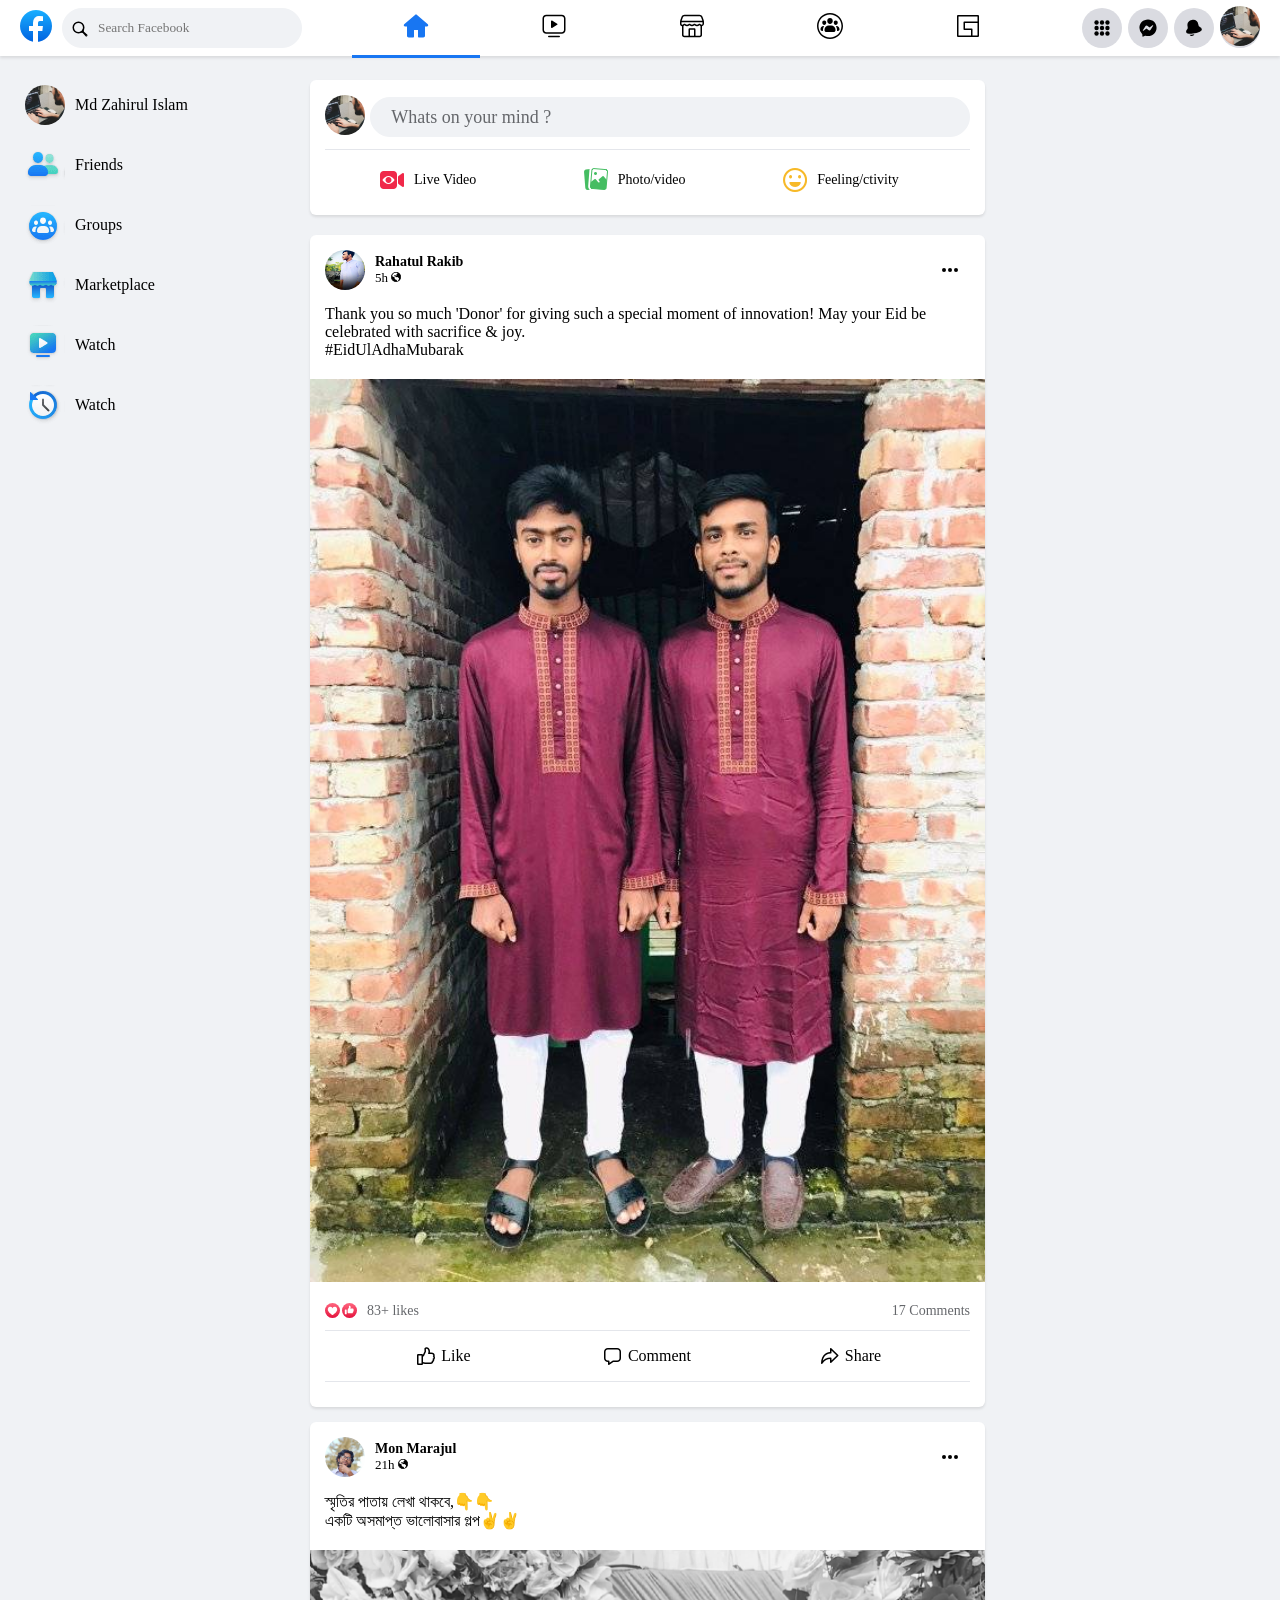
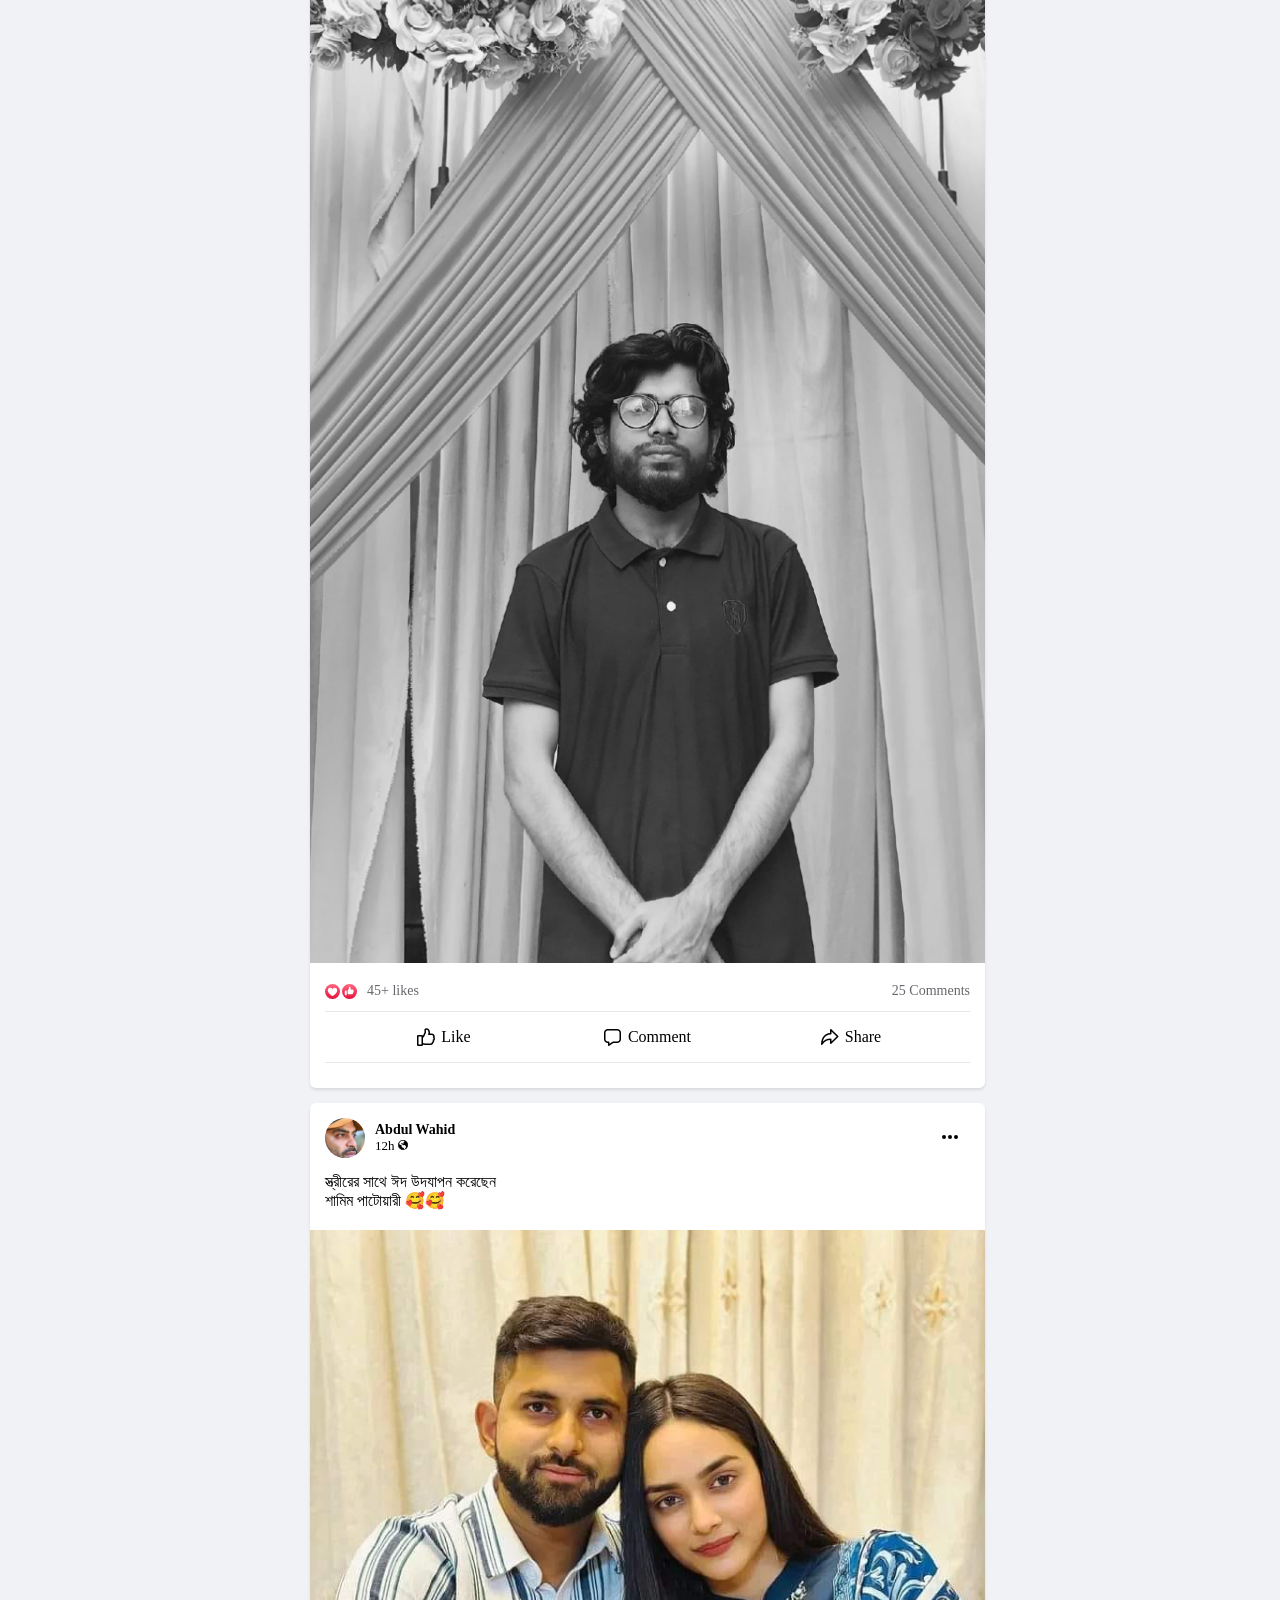
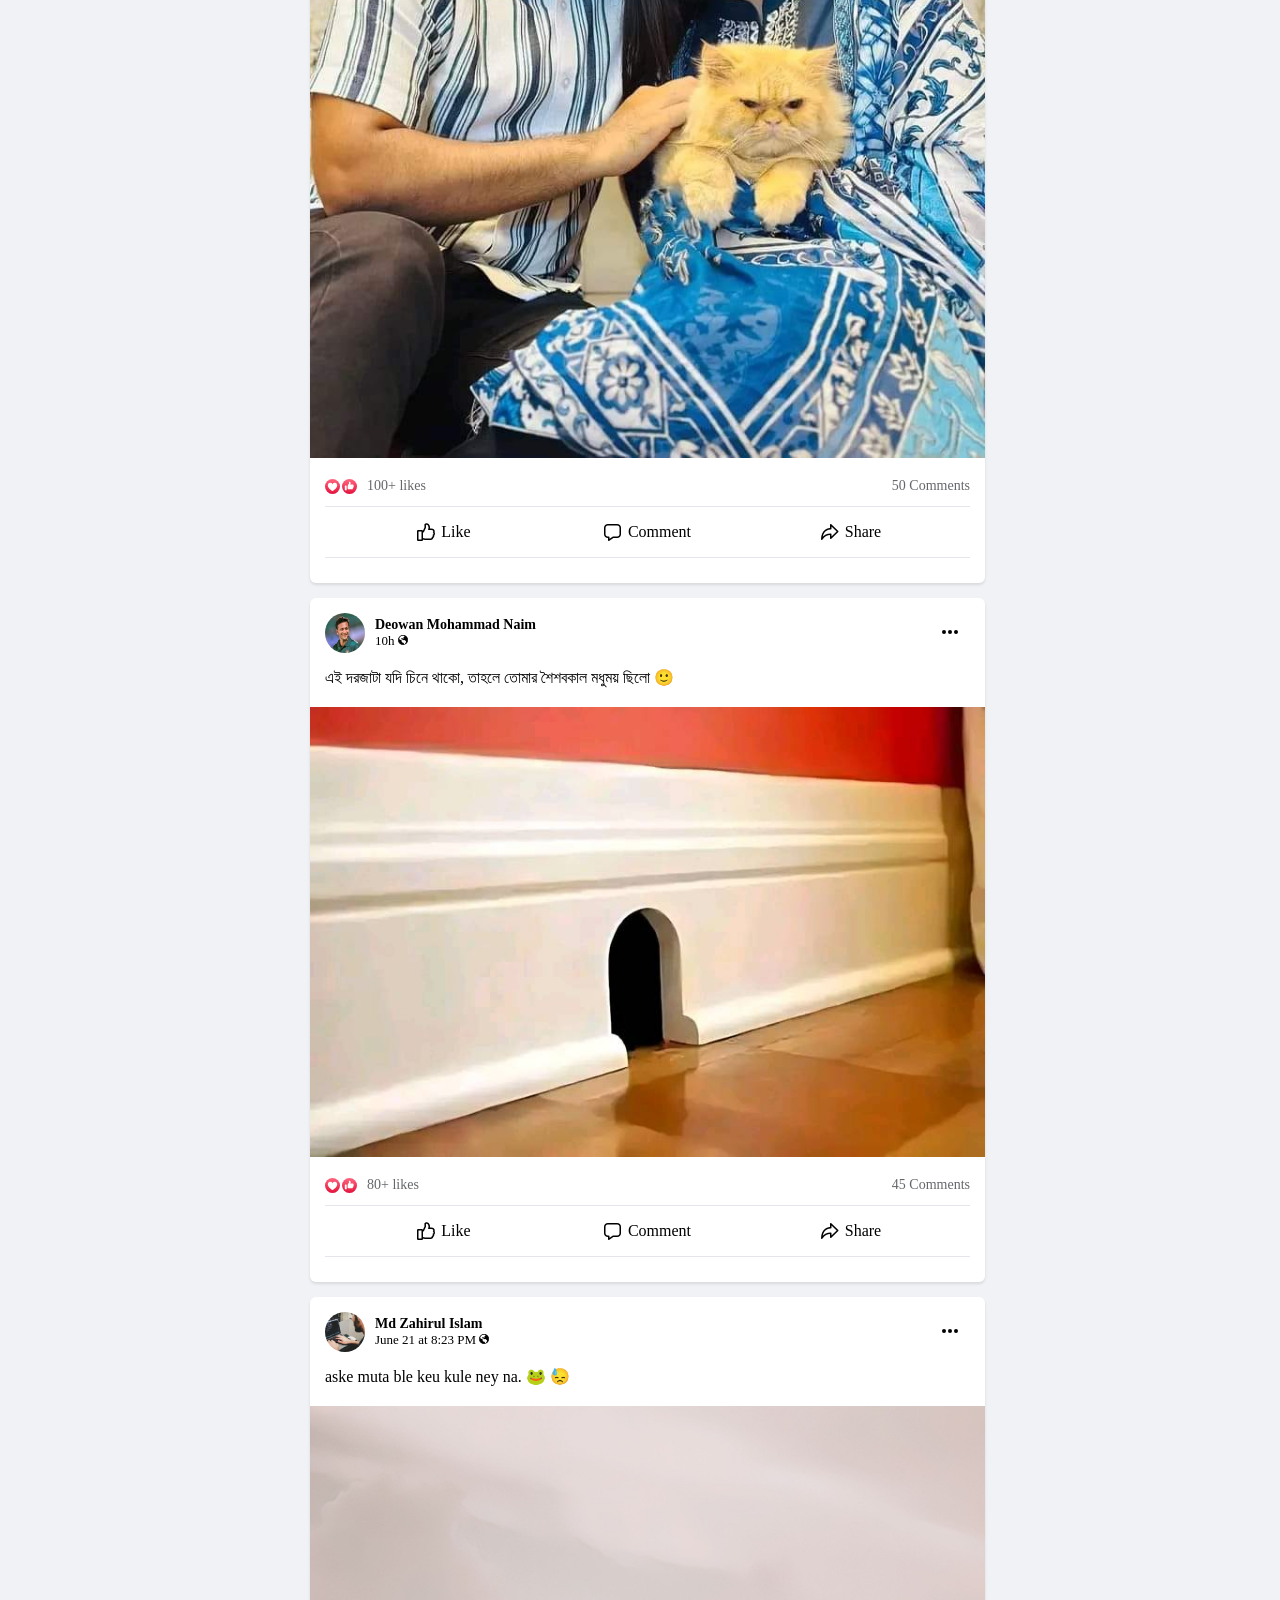
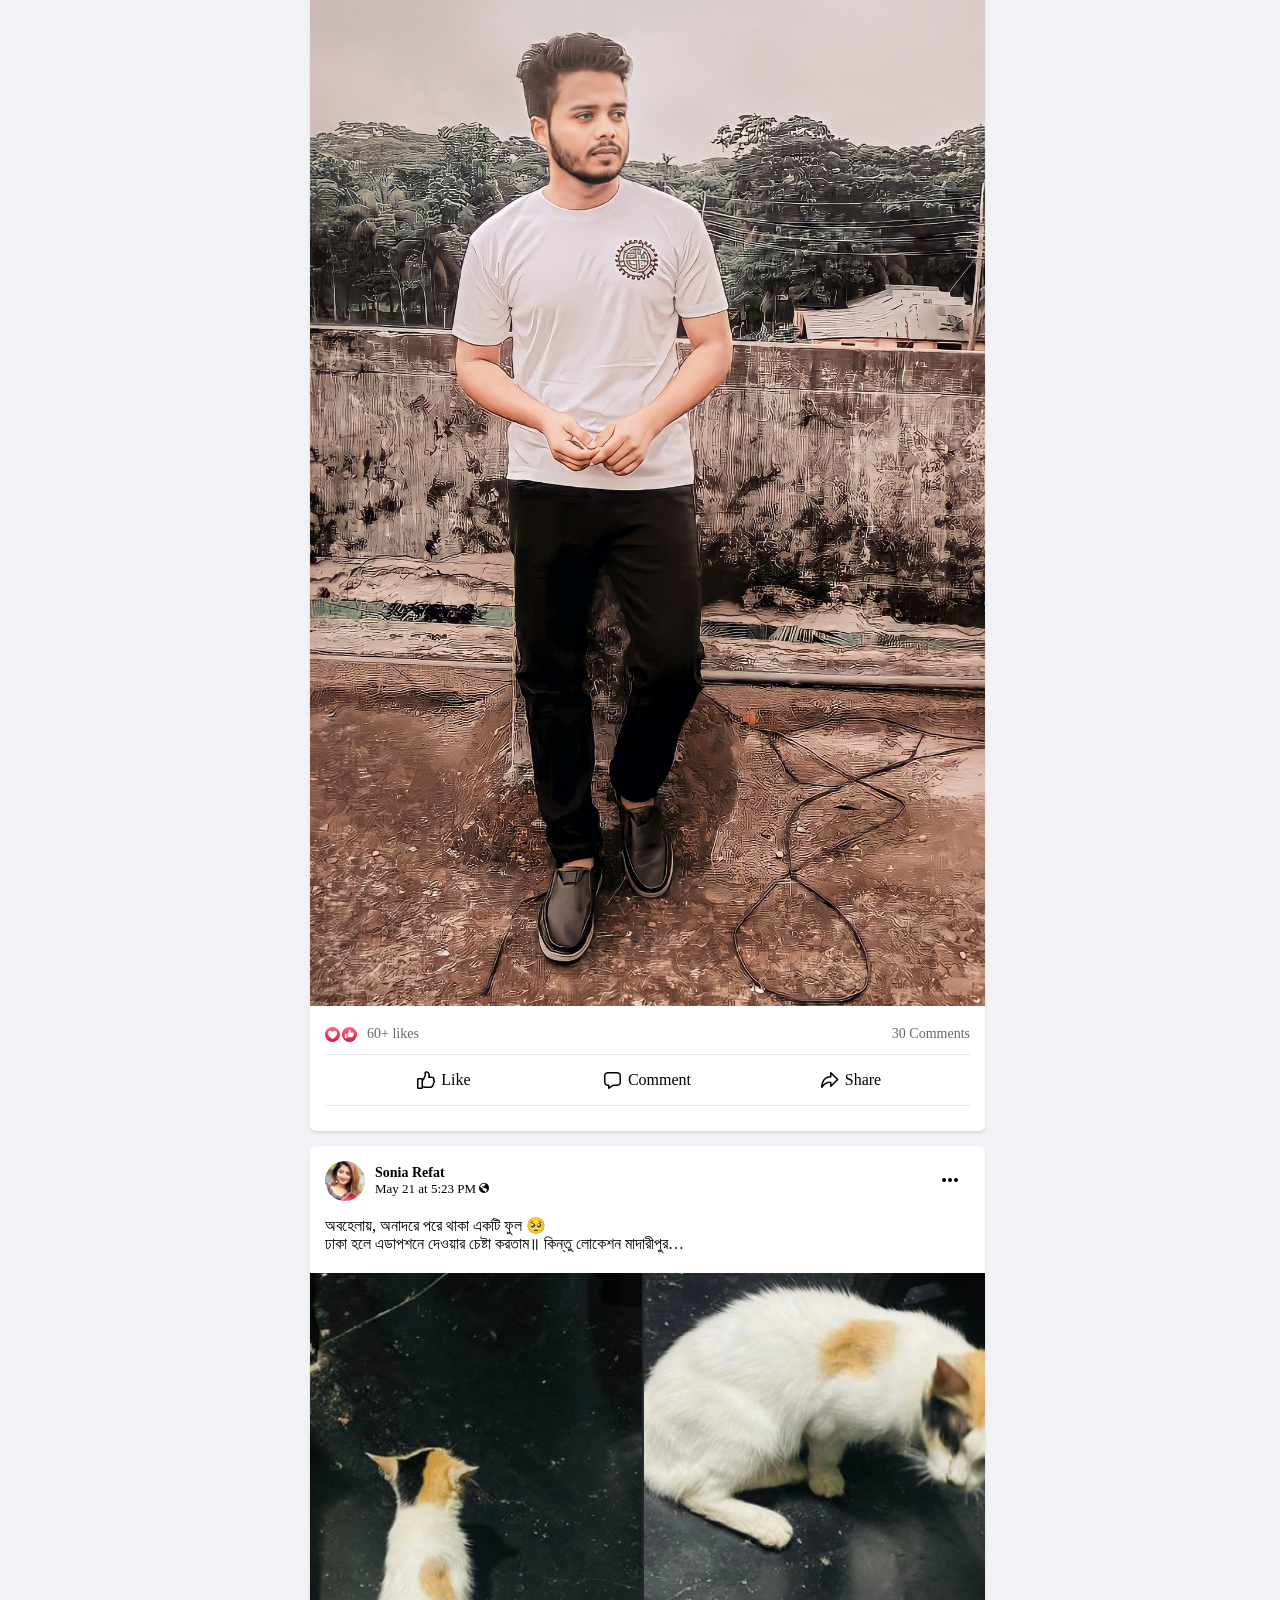
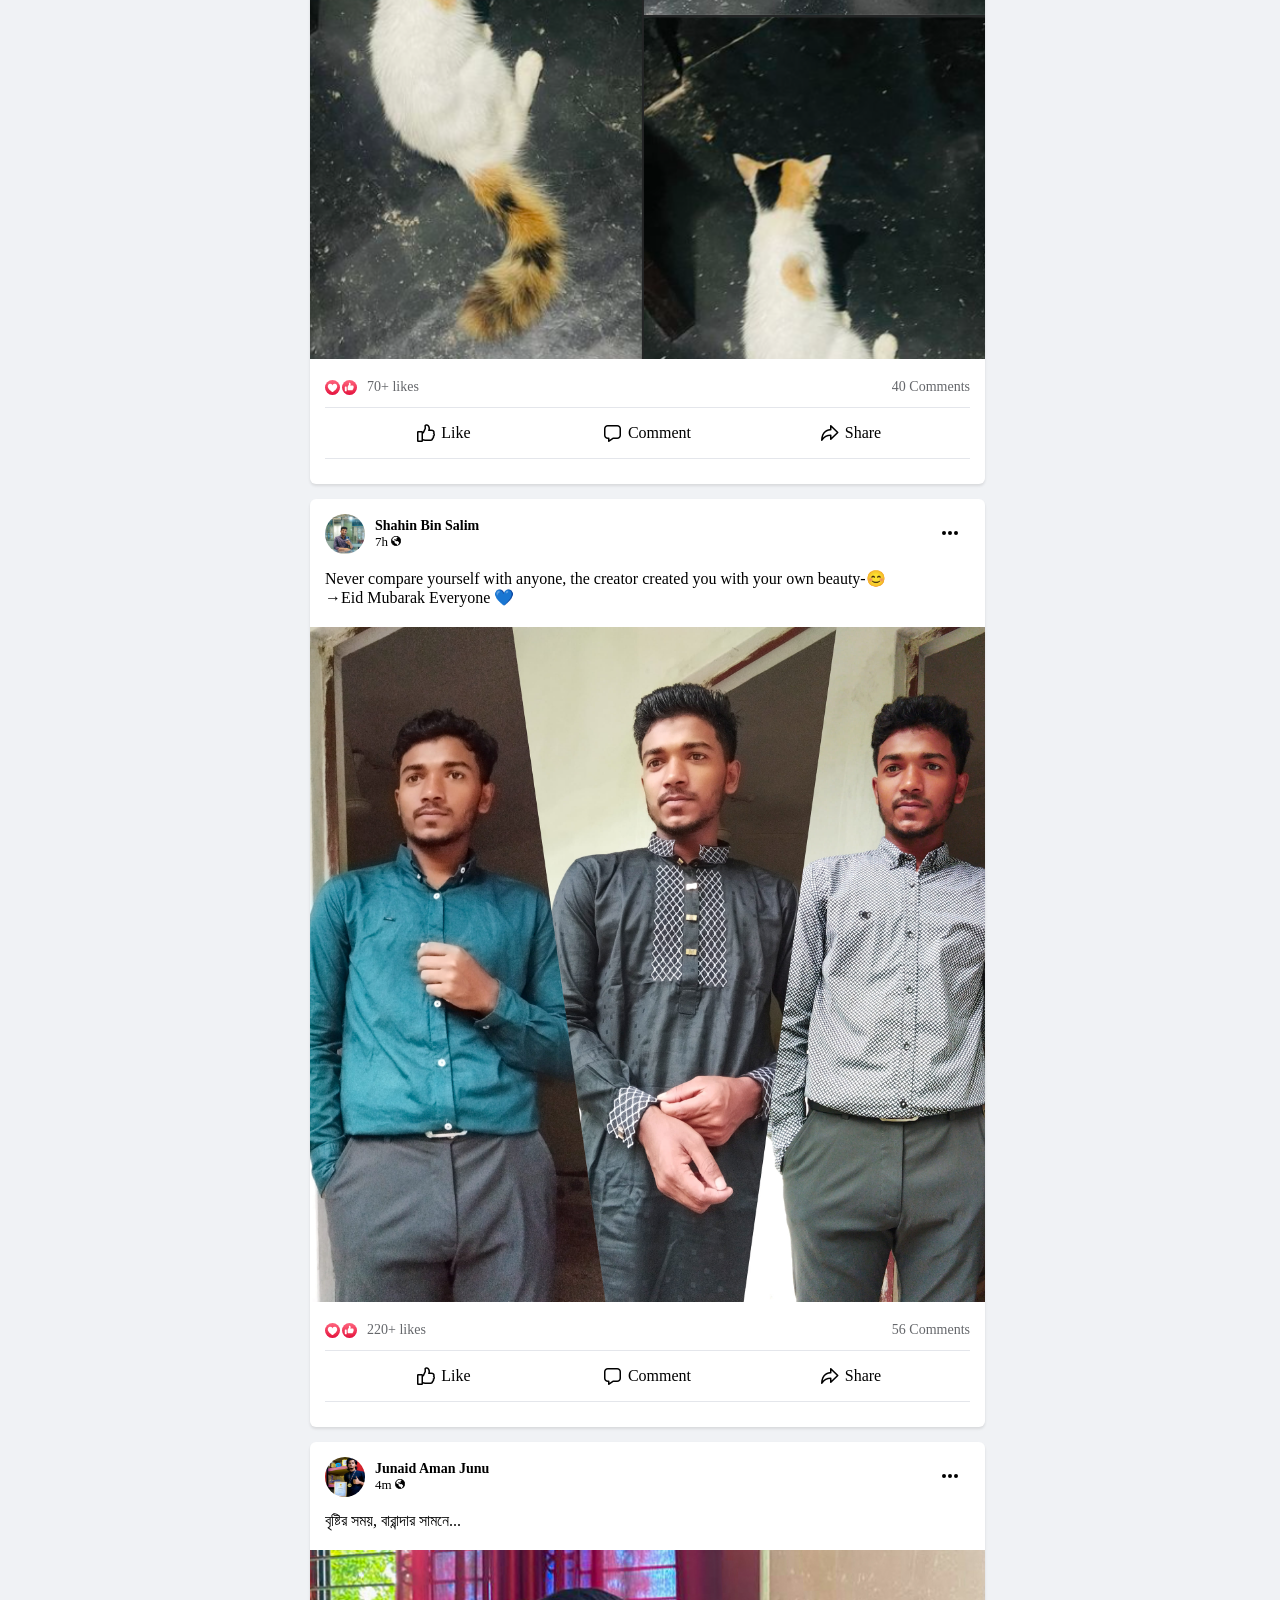
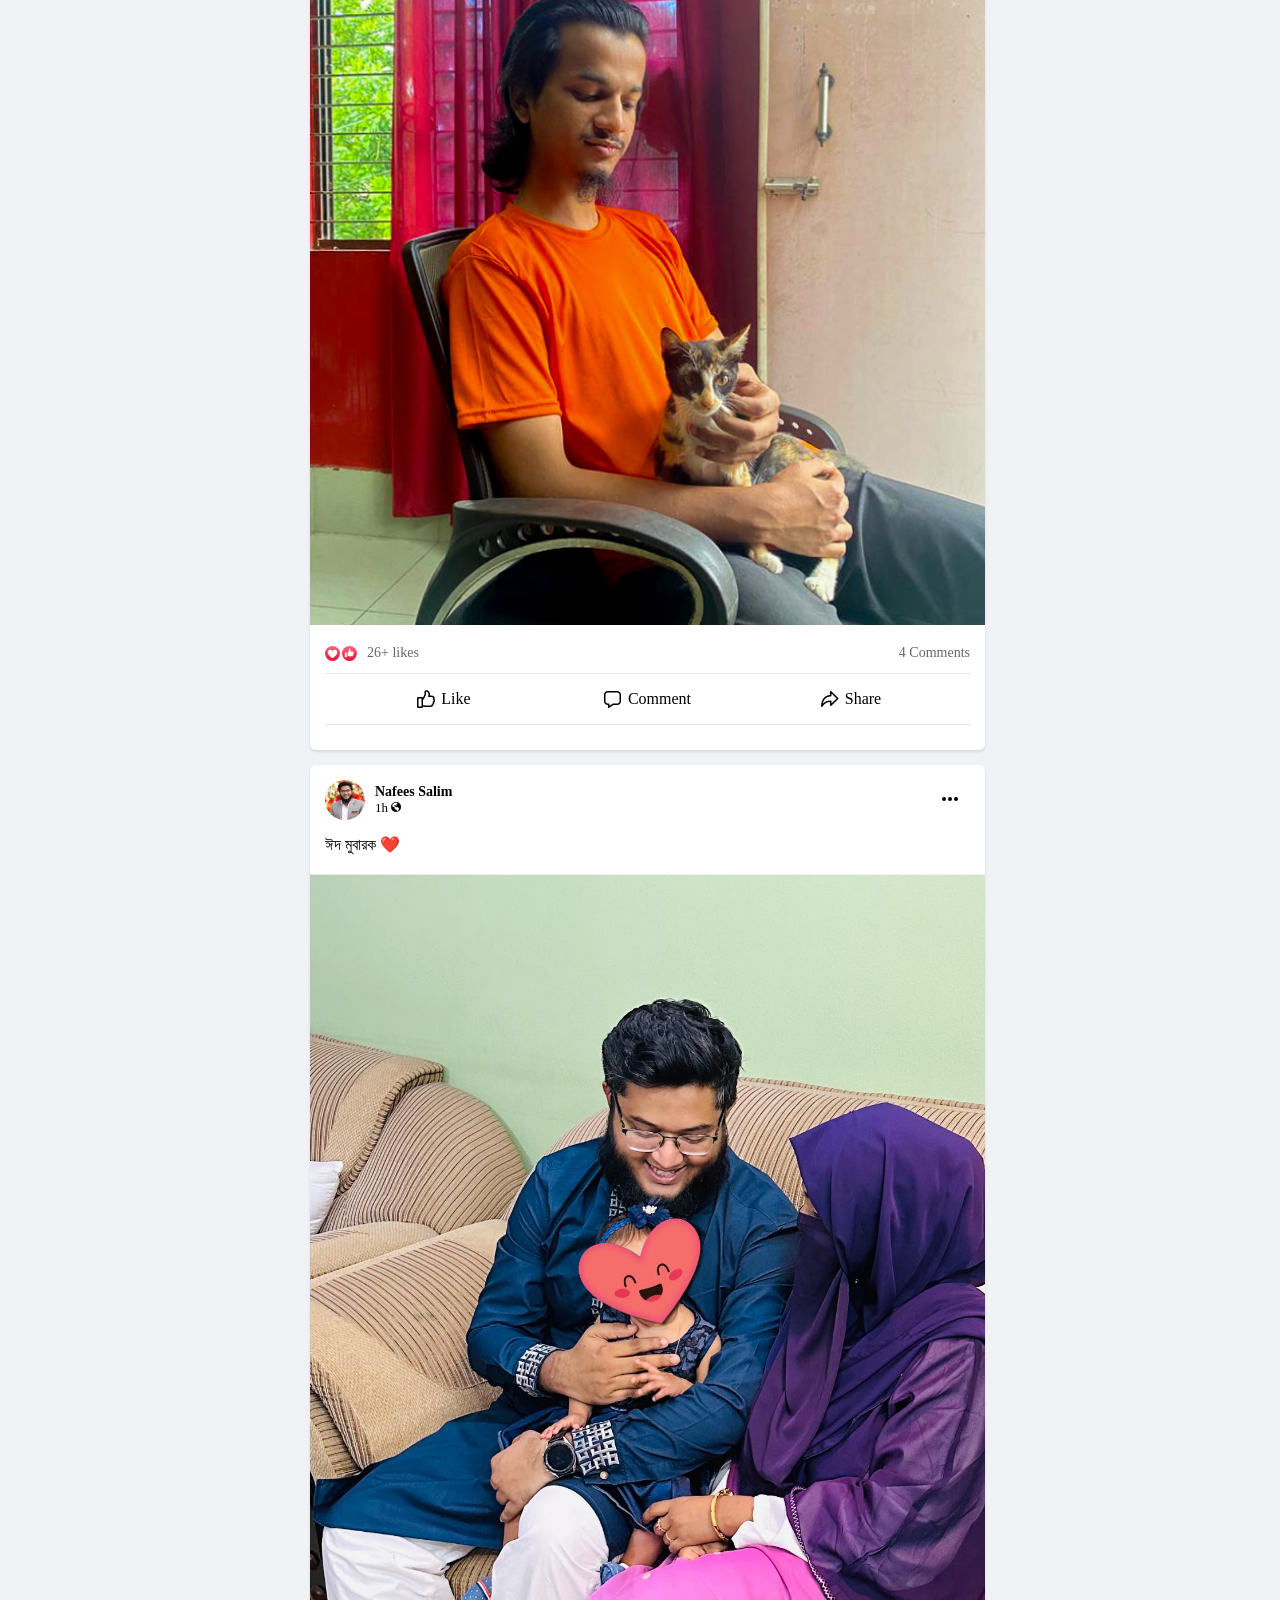
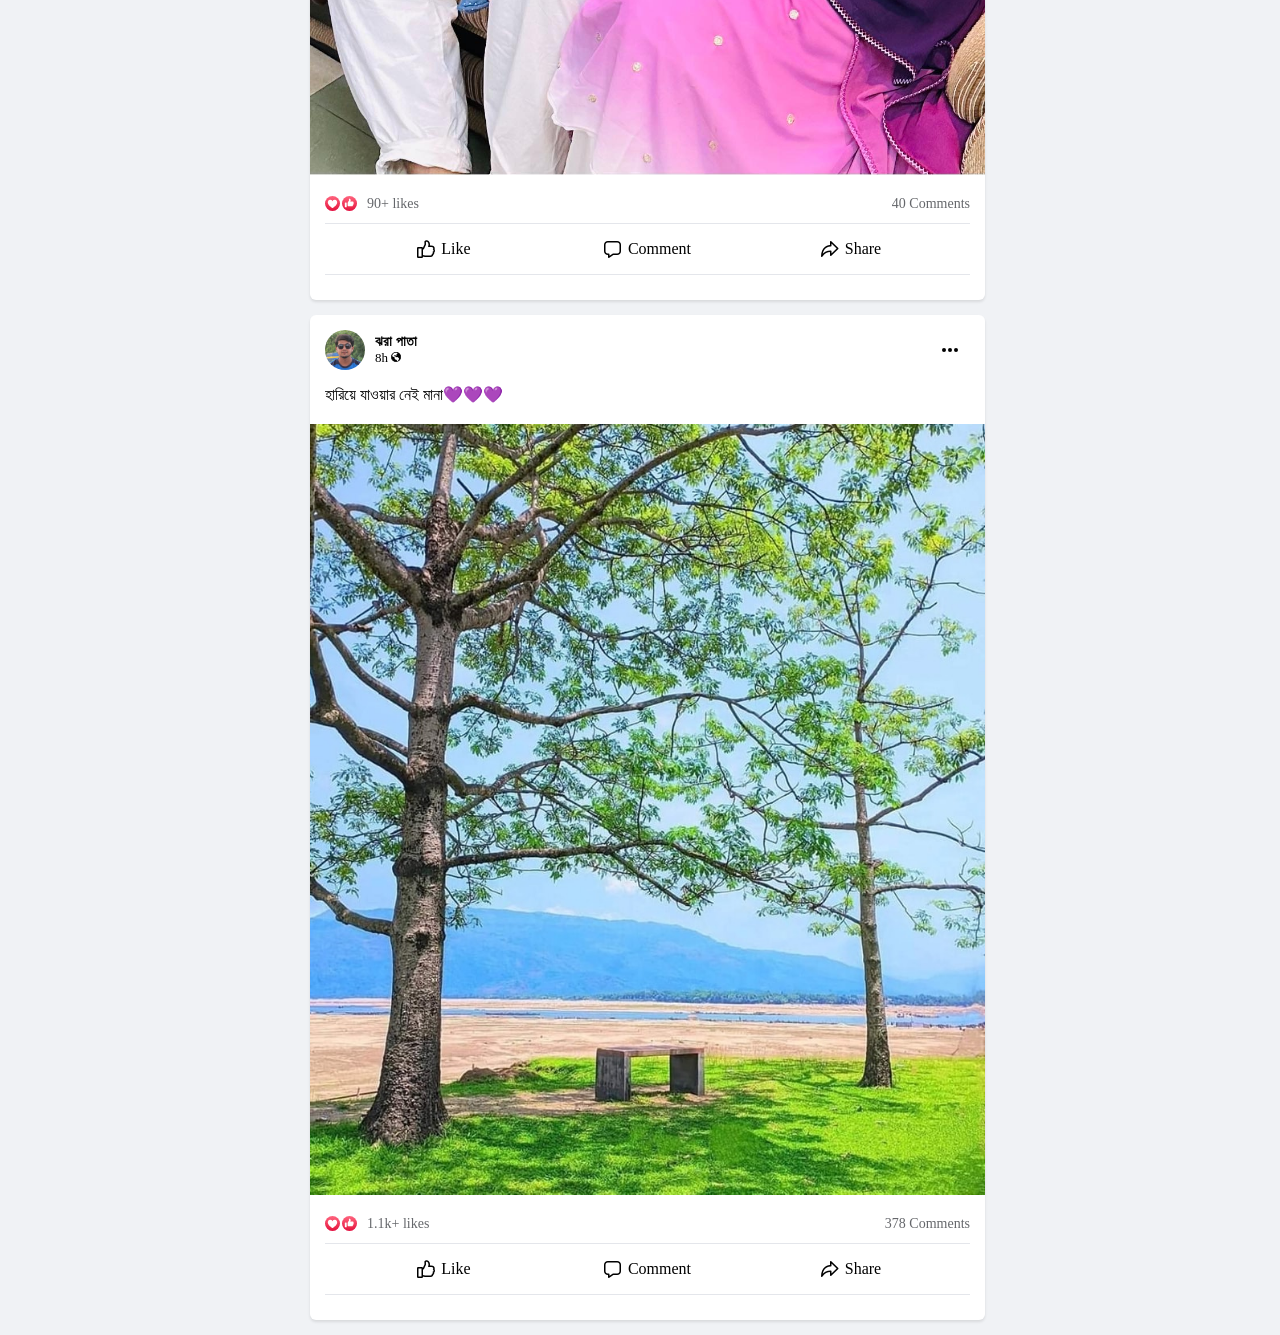
<file: index.html>
<!DOCTYPE html>
<html lang="en">
  <head>
    <meta charset="UTF-8" />
    <meta http-equiv="X-UA-Compatible" content="IE=edge" />
    <meta name="viewport" content="width=device-width, initial-scale=1.0" />
    <link rel="shortcut icon" href="./assets/icons/favicon.ico" type="image/x-icon" />
    <title>Facebook</title>
    <link rel="stylesheet" href="./assets/css/style.css" />
  </head>
  <body>
    <!-- HOME HEADER  -->
    <div class="fb-home-header">
      <div class="fb-home-search">
        <a href="#"><img src="./assets/icons/favicon.ico" alt="" /></a>
        <div class="search-box">
          <svg fill="currentColor" viewBox="0 0 16 16" width="1em" height="1em" class="x1lliihq x1k90msu x2h7rmj x1qfuztq xcza8v6 xlup9mm x1kky2od">
            <g fill-rule="evenodd" transform="translate(-448 -544)">
              <g fill-rule="nonzero">
                <path
                  d="M10.743 2.257a6 6 0 1 1-8.485 8.486 6 6 0 0 1 8.485-8.486zm-1.06 1.06a4.5 4.5 0 1 0-6.365 6.364 4.5 4.5 0 0 0 6.364-6.363z"
                  transform="translate(448 544)"
                />
                <path
                  d="M10.39 8.75a2.94 2.94 0 0 0-.199.432c-.155.417-.23.849-.172 1.284.055.415.232.794.54 1.103a.75.75 0 0 0 1.112-1.004l-.051-.057a.39.39 0 0 1-.114-.24c-.021-.155.014-.356.09-.563.031-.081.06-.145.08-.182l.012-.022a.75.75 0 1 0-1.299-.752z"
                  transform="translate(448 544)"
                />
                <path
                  d="M9.557 11.659c.038-.018.09-.04.15-.064.207-.077.408-.112.562-.092.08.01.143.034.198.077l.041.036a.75.75 0 0 0 1.06-1.06 1.881 1.881 0 0 0-1.103-.54c-.435-.058-.867.018-1.284.175-.189.07-.336.143-.433.2a.75.75 0 0 0 .624 1.356l.066-.027.12-.061z"
                  transform="translate(448 544)"
                />
                <path
                  d="m13.463 15.142-.04-.044-3.574-4.192c-.599-.703.355-1.656 1.058-1.057l4.191 3.574.044.04c.058.059.122.137.182.24.249.425.249.96-.154 1.41l-.057.057c-.45.403-.986.403-1.411.154a1.182 1.182 0 0 1-.24-.182zm.617-.616.444-.444a.31.31 0 0 0-.063-.052c-.093-.055-.263-.055-.35.024l.208.232.207-.206.006.007-.22.257-.026-.024.033-.034.025.027-.257.22-.007-.007zm-.027-.415c-.078.088-.078.257-.023.35a.31.31 0 0 0 .051.063l.205-.204-.233-.209z"
                  transform="translate(448 544)"
                />
              </g>
            </g>
          </svg>
          <input type="search" placeholder="Search Facebook" />
        </div>
      </div>
      <div class="fb-home-menu">
        <ul>
          <li class="active">
            <a href="#"
              ><svg viewBox="0 0 28 28" class="x1lliihq x1k90msu x2h7rmj x1qfuztq x5e5rjt" fill="currentColor" height="28" width="28">
                <path
                  d="M25.825 12.29C25.824 12.289 25.823 12.288 25.821 12.286L15.027 2.937C14.752 2.675 14.392 2.527 13.989 2.521 13.608 2.527 13.248 2.675 13.001 2.912L2.175 12.29C1.756 12.658 1.629 13.245 1.868 13.759 2.079 14.215 2.567 14.479 3.069 14.479L5 14.479 5 23.729C5 24.695 5.784 25.479 6.75 25.479L11 25.479C11.552 25.479 12 25.031 12 24.479L12 18.309C12 18.126 12.148 17.979 12.33 17.979L15.67 17.979C15.852 17.979 16 18.126 16 18.309L16 24.479C16 25.031 16.448 25.479 17 25.479L21.25 25.479C22.217 25.479 23 24.695 23 23.729L23 14.479 24.931 14.479C25.433 14.479 25.921 14.215 26.132 13.759 26.371 13.245 26.244 12.658 25.825 12.29"
                /></svg
            ></a>
          </li>
          <li>
            <a href="#"
              ><svg viewBox="0 0 28 28" class="x1lliihq x1k90msu x2h7rmj x1qfuztq xcza8v6" fill="currentColor" height="28" width="28">
                <path
                  d="M8.75 25.25C8.336 25.25 8 24.914 8 24.5 8 24.086 8.336 23.75 8.75 23.75L19.25 23.75C19.664 23.75 20 24.086 20 24.5 20 24.914 19.664 25.25 19.25 25.25L8.75 25.25ZM17.163 12.846 12.055 15.923C11.591 16.202 11 15.869 11 15.327L11 9.172C11 8.631 11.591 8.297 12.055 8.576L17.163 11.654C17.612 11.924 17.612 12.575 17.163 12.846ZM21.75 20.25C22.992 20.25 24 19.242 24 18L24 6.5C24 5.258 22.992 4.25 21.75 4.25L6.25 4.25C5.008 4.25 4 5.258 4 6.5L4 18C4 19.242 5.008 20.25 6.25 20.25L21.75 20.25ZM21.75 21.75 6.25 21.75C4.179 21.75 2.5 20.071 2.5 18L2.5 6.5C2.5 4.429 4.179 2.75 6.25 2.75L21.75 2.75C23.821 2.75 25.5 4.429 25.5 6.5L25.5 18C25.5 20.071 23.821 21.75 21.75 21.75Z"
                /></svg
            ></a>
          </li>
          <li>
            <a href="#"
              ><svg viewBox="0 0 28 28" class="x1lliihq x1k90msu x2h7rmj x1qfuztq xcza8v6" fill="currentColor" height="28" width="28">
                <path
                  d="M17.5 23.75 21.75 23.75C22.164 23.75 22.5 23.414 22.5 23L22.5 14 22.531 14C22.364 13.917 22.206 13.815 22.061 13.694L21.66 13.359C21.567 13.283 21.433 13.283 21.34 13.36L21.176 13.497C20.591 13.983 19.855 14.25 19.095 14.25L18.869 14.25C18.114 14.25 17.382 13.987 16.8 13.506L16.616 13.354C16.523 13.278 16.39 13.278 16.298 13.354L16.113 13.507C15.53 13.987 14.798 14.25 14.044 14.25L13.907 14.25C13.162 14.25 12.439 13.994 11.861 13.525L11.645 13.35C11.552 13.275 11.419 13.276 11.328 13.352L11.155 13.497C10.57 13.984 9.834 14.25 9.074 14.25L8.896 14.25C8.143 14.25 7.414 13.989 6.832 13.511L6.638 13.351C6.545 13.275 6.413 13.275 6.32 13.351L5.849 13.739C5.726 13.84 5.592 13.928 5.452 14L5.5 14 5.5 23C5.5 23.414 5.836 23.75 6.25 23.75L10.5 23.75 10.5 17.5C10.5 16.81 11.06 16.25 11.75 16.25L16.25 16.25C16.94 16.25 17.5 16.81 17.5 17.5L17.5 23.75ZM3.673 8.75 24.327 8.75C24.3 8.66 24.271 8.571 24.238 8.483L23.087 5.355C22.823 4.688 22.178 4.25 21.461 4.25L6.54 4.25C5.822 4.25 5.177 4.688 4.919 5.338L3.762 8.483C3.729 8.571 3.7 8.66 3.673 8.75ZM24.5 10.25 3.5 10.25 3.5 12C3.5 12.414 3.836 12.75 4.25 12.75L4.421 12.75C4.595 12.75 4.763 12.69 4.897 12.58L5.368 12.193C6.013 11.662 6.945 11.662 7.59 12.193L7.784 12.352C8.097 12.609 8.49 12.75 8.896 12.75L9.074 12.75C9.483 12.75 9.88 12.607 10.194 12.345L10.368 12.2C11.01 11.665 11.941 11.659 12.589 12.185L12.805 12.359C13.117 12.612 13.506 12.75 13.907 12.75L14.044 12.75C14.45 12.75 14.844 12.608 15.158 12.35L15.343 12.197C15.989 11.663 16.924 11.663 17.571 12.197L17.755 12.35C18.068 12.608 18.462 12.75 18.869 12.75L19.095 12.75C19.504 12.75 19.901 12.606 20.216 12.344L20.38 12.208C21.028 11.666 21.972 11.666 22.62 12.207L23.022 12.542C23.183 12.676 23.387 12.75 23.598 12.75 24.097 12.75 24.5 12.347 24.5 11.85L24.5 10.25ZM24 14.217 24 23C24 24.243 22.993 25.25 21.75 25.25L6.25 25.25C5.007 25.25 4 24.243 4 23L4 14.236C2.875 14.112 2 13.158 2 12L2 9.951C2 9.272 2.12 8.6 2.354 7.964L3.518 4.802C4.01 3.563 5.207 2.75 6.54 2.75L21.461 2.75C22.793 2.75 23.99 3.563 24.488 4.819L25.646 7.964C25.88 8.6 26 9.272 26 9.951L26 11.85C26 13.039 25.135 14.026 24 14.217ZM16 23.75 16 17.75 12 17.75 12 23.75 16 23.75Z"
                /></svg
            ></a>
          </li>
          <li>
            <a href="#"
              ><svg viewBox="0 0 28 28" class="x1lliihq x1k90msu x2h7rmj x1qfuztq xcza8v6" fill="currentColor" height="28" width="28">
                <path
                  d="M25.5 14C25.5 7.649 20.351 2.5 14 2.5 7.649 2.5 2.5 7.649 2.5 14 2.5 20.351 7.649 25.5 14 25.5 20.351 25.5 25.5 20.351 25.5 14ZM27 14C27 21.18 21.18 27 14 27 6.82 27 1 21.18 1 14 1 6.82 6.82 1 14 1 21.18 1 27 6.82 27 14ZM7.479 14 7.631 14C7.933 14 8.102 14.338 7.934 14.591 7.334 15.491 6.983 16.568 6.983 17.724L6.983 18.221C6.983 18.342 6.99 18.461 7.004 18.578 7.03 18.802 6.862 19 6.637 19L6.123 19C5.228 19 4.5 18.25 4.5 17.327 4.5 15.492 5.727 14 7.479 14ZM20.521 14C22.274 14 23.5 15.492 23.5 17.327 23.5 18.25 22.772 19 21.878 19L21.364 19C21.139 19 20.97 18.802 20.997 18.578 21.01 18.461 21.017 18.342 21.017 18.221L21.017 17.724C21.017 16.568 20.667 15.491 20.067 14.591 19.899 14.338 20.067 14 20.369 14L20.521 14ZM8.25 13C7.147 13 6.25 11.991 6.25 10.75 6.25 9.384 7.035 8.5 8.25 8.5 9.465 8.5 10.25 9.384 10.25 10.75 10.25 11.991 9.353 13 8.25 13ZM19.75 13C18.647 13 17.75 11.991 17.75 10.75 17.75 9.384 18.535 8.5 19.75 8.5 20.965 8.5 21.75 9.384 21.75 10.75 21.75 11.991 20.853 13 19.75 13ZM15.172 13.5C17.558 13.5 19.5 15.395 19.5 17.724L19.5 18.221C19.5 19.202 18.683 20 17.677 20L10.323 20C9.317 20 8.5 19.202 8.5 18.221L8.5 17.724C8.5 15.395 10.441 13.5 12.828 13.5L15.172 13.5ZM16.75 9C16.75 10.655 15.517 12 14 12 12.484 12 11.25 10.655 11.25 9 11.25 7.15 12.304 6 14 6 15.697 6 16.75 7.15 16.75 9Z"
                /></svg
            ></a>
          </li>
          <li>
            <a href="#"
              ><svg viewBox="0 0 28 28" class="x1lliihq x1k90msu x2h7rmj x1qfuztq xcza8v6" fill="currentColor" height="28" width="28">
                <path
                  d="M23.5 9.5H10.25a.75.75 0 00-.75.75v7c0 .414.336.75.75.75H17v5.5H4.5v-19h19v5zm0 14h-5v-6.25a.75.75 0 00-.75-.75H11V11h12.5v12.5zm1.5.25V4.25C25 3.561 24.439 3 23.75 3H4.25C3.561 3 3 3.561 3 4.25v19.5c0 .689.561 1.25 1.25 1.25h19.5c.689 0 1.25-.561 1.25-1.25z"
                /></svg
            ></a>
          </li>
        </ul>
      </div>
      <div class="fb-home-user">
        <div class="fb-user-item">
          <a href="#"
            ><svg fill="currentColor" viewBox="0 0 44 44" width="1em" height="1em" class="x1lliihq x1k90msu x2h7rmj x1qfuztq x198g3q0 x1qx5ct2 xw4jnvo">
              <circle cx="7" cy="7" r="6" />
              <circle cx="22" cy="7" r="6" />
              <circle cx="37" cy="7" r="6" />
              <circle cx="7" cy="22" r="6" />
              <circle cx="22" cy="22" r="6" />
              <circle cx="37" cy="22" r="6" />
              <circle cx="7" cy="37" r="6" />
              <circle cx="22" cy="37" r="6" />
              <circle cx="37" cy="37" r="6" /></svg
          ></a>
        </div>
        <div class="fb-user-item">
          <a href="#"
            ><svg viewBox="0 0 28 28" alt="" class="x1lliihq x1k90msu x2h7rmj x1qfuztq x198g3q0" fill="currentColor" height="20" width="20">
              <path
                d="M14 2.042c6.76 0 12 4.952 12 11.64S20.76 25.322 14 25.322a13.091 13.091 0 0 1-3.474-.461.956 .956 0 0 0-.641.047L7.5 25.959a.961.961 0 0 1-1.348-.849l-.065-2.134a.957.957 0 0 0-.322-.684A11.389 11.389 0 0 1 2 13.682C2 6.994 7.24 2.042 14 2.042ZM6.794 17.086a.57.57 0 0 0 .827.758l3.786-2.874a.722.722 0 0 1 .868 0l2.8 2.1a1.8 1.8 0 0 0 2.6-.481l3.525-5.592a.57.57 0 0 0-.827-.758l-3.786 2.874a.722.722 0 0 1-.868 0l-2.8-2.1a1.8 1.8 0 0 0-2.6.481Z"
              /></svg
          ></a>
        </div>
        <div class="fb-user-item">
          <a href="#"
            ><svg viewBox="0 0 28 28" alt="" class="x1lliihq x1k90msu x2h7rmj x1qfuztq x198g3q0" fill="currentColor" height="20" width="20">
              <path
                d="M7.847 23.488C9.207 23.488 11.443 23.363 14.467 22.806 13.944 24.228 12.581 25.247 10.98 25.247 9.649 25.247 8.483 24.542 7.825 23.488L7.847 23.488ZM24.923 15.73C25.17 17.002 24.278 18.127 22.27 19.076 21.17 19.595 18.724 20.583 14.684 21.369 11.568 21.974 9.285 22.113 7.848 22.113 7.421 22.113 7.068 22.101 6.79 22.085 4.574 21.958 3.324 21.248 3.077 19.976 2.702 18.049 3.295 17.305 4.278 16.073L4.537 15.748C5.2 14.907 5.459 14.081 5.035 11.902 4.086 7.022 6.284 3.687 11.064 2.753 15.846 1.83 19.134 4.096 20.083 8.977 20.506 11.156 21.056 11.824 21.986 12.355L21.986 12.356 22.348 12.561C23.72 13.335 24.548 13.802 24.923 15.73Z"
              /></svg
          ></a>
        </div>
        <div class="fb-user-item">
         <span class="author_image_"></span>
        </div>
      </div>
    </div>

    <!-- FB HOME BODY  -->
    <div class="fb-home-body">
      <div class="fb-home-body-sidebar">
        <ul>
          <li class="author-inner-on-righ-ridebar">
            <!-- author info from js -->
          </li>

          <li>
            <a href="#">
              <div class="body-icon"></div>
              <span>Friends</span>
            </a>
          </li>

          <li>
            <a href="#">
              <div class="body-icon"></div>
              <span>Groups</span>
            </a>
          </li>

          <li>
            <a href="#">
              <div class="body-icon"></div>
              <span>Marketplace</span>
            </a>
          </li>

          <li>
            <a href="#">
              <div class="body-icon"></div>
              <span>Watch</span>
            </a>
          </li>

          <li>
            <a href="#">
              <div class="body-icon"></div>
              <span>Watch</span>
            </a>
          </li>
        </ul>
      </div>

      <div class="fb-home-timeline-area">
        <div class="fb-home-timeline">
          <!-- Create Post Box  -->
          <div class="create-post">
            <div class="create-post-header">
              <span class="author_image"></span>
              <button>Whats on your mind ?</button>
            </div>
            <div class="divider-0"></div>
            <div class="create-post-footer">
              <ul>
                <li>
                  <div class="post-icon"></div>
                  <span>Live Video</span>
                </li>
                <li>
                  <div class="post-icon"></div>
                  Photo/video
                </li>
                <li>
                  <div class="post-icon"></div>
                  Feeling/ctivity
                </li>
              </ul>
            </div>
          </div>

          <!-- User Post  -->
          <div class="post_time_line"></div>
        </div>
      </div>
    </div>

    <script src="./assets/app/profile_user.js"></script>
    <script src="./assets/app/data.js"></script>
    <script src="./assets/app/main.js"></script>
  </body>
</html>
</file>
<file: assets/css/style.css>
@font-face {
  font-family: "Segoe UI Light";
  src: local("Segoe UI Light"),
    url(//c.s-microsoft.com/static/fonts/segoe-ui/west-european/light/latest.woff2)
      format("woff2"),
    url(//c.s-microsoft.com/static/fonts/segoe-ui/west-european/light/latest.woff)
      format("woff"),
    url(//c.s-microsoft.com/static/fonts/segoe-ui/west-european/light/latest.ttf)
      format("truetype");
  font-weight: 100;
}

@font-face {
  font-family: "Segoe UI Light";
  src: local("Segoe UI Semilight"),
    url(//c.s-microsoft.com/static/fonts/segoe-ui/west-european/semilight/latest.woff2)
      format("woff2"),
    url(//c.s-microsoft.com/static/fonts/segoe-ui/west-european/semilight/latest.woff)
      format("woff"),
    url(//c.s-microsoft.com/static/fonts/segoe-ui/west-european/semilight/latest.ttf)
      format("truetype");
  font-weight: 200;
}

@font-face {
  font-family: "Segoe UI Light";
  src: local("Segoe UI"),
    url(//c.s-microsoft.com/static/fonts/segoe-ui/west-european/normal/latest.woff2)
      format("woff2"),
    url(//c.s-microsoft.com/static/fonts/segoe-ui/west-european/normal/latest.woff)
      format("woff"),
    url(//c.s-microsoft.com/static/fonts/segoe-ui/west-european/normal/latest.ttf)
      format("truetype");
  font-weight: 400;
}

@font-face {
  font-family: SegoeUI;
  src: local("Segoe UI Light"),
    url(//c.s-microsoft.com/static/fonts/segoe-ui/west-european/light/latest.woff2)
      format("woff2"),
    url(//c.s-microsoft.com/static/fonts/segoe-ui/west-european/light/latest.woff)
      format("woff"),
    url(//c.s-microsoft.com/static/fonts/segoe-ui/west-european/light/latest.ttf)
      format("truetype");
  font-weight: 100;
}

@font-face {
  font-family: SegoeUI;
  src: local("Segoe UI Semilight"),
    url(//c.s-microsoft.com/static/fonts/segoe-ui/west-european/semilight/latest.woff2)
      format("woff2"),
    url(//c.s-microsoft.com/static/fonts/segoe-ui/west-european/semilight/latest.woff)
      format("woff"),
    url(//c.s-microsoft.com/static/fonts/segoe-ui/west-european/semilight/latest.ttf)
      format("truetype");
  font-weight: 200;
}

@font-face {
  font-family: SegoeUI;
  src: local("Segoe UI"),
    url(//c.s-microsoft.com/static/fonts/segoe-ui/west-european/normal/latest.woff2)
      format("woff2"),
    url(//c.s-microsoft.com/static/fonts/segoe-ui/west-european/normal/latest.woff)
      format("woff"),
    url(//c.s-microsoft.com/static/fonts/segoe-ui/west-european/normal/latest.ttf)
      format("truetype");
  font-weight: 400;
}

@font-face {
  font-family: SegoeUI;
  src: local("Segoe UI Semibold"),
    url(//c.s-microsoft.com/static/fonts/segoe-ui/west-european/semibold/latest.woff2)
      format("woff2"),
    url(//c.s-microsoft.com/static/fonts/segoe-ui/west-european/semibold/latest.woff)
      format("woff"),
    url(//c.s-microsoft.com/static/fonts/segoe-ui/west-european/semibold/latest.ttf)
      format("truetype");
  font-weight: 600;
}

@font-face {
  font-family: SegoeUI;
  src: local("Segoe UI Bold"),
    url(//c.s-microsoft.com/static/fonts/segoe-ui/west-european/bold/latest.woff2)
      format("woff2"),
    url(//c.s-microsoft.com/static/fonts/segoe-ui/west-european/bold/latest.woff)
      format("woff"),
    url(//c.s-microsoft.com/static/fonts/segoe-ui/west-european/bold/latest.ttf)
      format("truetype");
  font-weight: 700;
}

/**
 * Basic Reseting code   
**/

* {
  margin: 0px;
  padding: 0px;
  box-sizing: border-box;
}
.show{
  display: block;
}
.hide{
  display: none;
}
body {
  font-family: "Segoe UI Light" !important;
}

html {
  overflow-y: scroll;
}

a {
  text-decoration: none;
  color: inherit;
}

input:focus {
  outline: none;
}

li {
  list-style: none;
}
ul {
  margin-bottom: 0px;
}

/**
 * Create custom css property
**/
:root {
  --bg-primary: #fff;
  --bg-secondary: #f0f2f5;
  --bg-tertiary: #e4e6eb;
  --bg-fortiary: #f0f2f5;
  --color-primary: #050505;
  --color-secondary: #65676b;
  --divider: #ced0d4;
  --blue-color: #1876f2;
  --blue-color-hover: #166fe5;
  --green-color: #42b72a;
  --light-blue-color: #e7f3ff;
  --border-color: #ccced2;
  --shadow-1: rgba(0, 0, 0, 0.2);
  --shadow-1: rgba(0, 0, 0, 0.1);
  --shadow-1: rgba(0, 0, 0, 0.3);
  --shadow-inset: rgba(255, 255, 255, 0.5);
}

/**
Components
*/

.divider {
  height: 1px;
  background-color: var(--bg-tertiary);
  margin: 20px 0px;
}

.divider-0 {
  height: 1px;
  background-color: var(--bg-tertiary);
  margin: 10px 0px;
}

.w-100 {
  width: 100% !important;
  font-size: 16px !important;
  font-family: inherit;
}

.blur-box {
  background-color: rgba(255, 255, 255, 0.8);
  width: 100%;
  height: 100%;
  position: fixed;
  top: 0px;
  bottom: 0px;
  right: 0px;
  left: 0px;
  z-index: 9999;
}

/***
 *AUTH PAGE DESIGN 
*/
.fb-auth {
  height: 76vh;
  background-color: var(--bg-secondary);
  display: flex;
  justify-content: center;
  align-items: center;
}

.auth-wraper {
  display: flex;
  width: 980px;
}

.auth-wraper .auth-left {
  transform: translate(0px, 60px);
}

.auth-wraper .auth-left img {
  width: 300px;
  transform: translate(-35px, 0px);
}

.auth-wraper .auth-left h2 {
  width: 80%;
  font-size: 200;
  font-size: 28px;
  font-family: inherit;
  transform: translate(0px, -18px);
}

.auth-box {
  width: 395px;
  background-color: #fff;
  padding: 20px;
  border-radius: 8px;
  box-shadow: 0 2px 4px rgb(0 0 0 / 10%), 0 8px 16px rgb(0 0 0 / 10%);
  display: flex;
  flex-direction: column;
}

.auth-box .auth-form {
  margin-bottom: 15px;
}

.auth-box .auth-form input {
  width: 100%;
  height: 50px;
  font-size: 17px;
  padding: 14px 16px;
  border: 1px solid var(--bg-tertiary);
  border-radius: 6px;
  font-weight: 200;
  font-family: inherit;
}

.auth-box .auth-form input:focus {
  border-color: var(--blue-color);
}

.auth-box .auth-form button {
  width: 100%;
  height: 50px;
  font-size: 17px;
  border: 1px solid var(--bg-tertiary);
  border-radius: 6px;
  background-color: var(--blue-color);
  color: #fff;
  font-weight: 600;
  cursor: pointer;
  transition: all 0.1s;
}

.auth-box .auth-form button:hover {
  background-color: var(--blue-color-hover);
}

.auth-box a {
  text-align: center;
  color: var(--blue-color);
  font-weight: 600;
}

.auth-box > button {
  width: 60%;
  height: 50px;
  font-size: 17px;
  border: 1px solid var(--green-color);
  border-radius: 6px;
  background-color: var(--green-color);
  color: #fff;
  font-weight: 600;
  cursor: pointer;
  transition: all 0.1s;
  margin: auto;
}

.auth-box > button:hover {
  background-color: #36a420;
  border: 1px solid #36a420;
}

.auth-right p {
  text-align: center;
  margin: 20px 0px;
  font-size: 14px;
}

.auth-right p a {
  font-weight: 700;
  font-family: SegoeUI;
}

.fb-footer {
  display: flex;
  background-color: #fff;
  justify-content: center;
  align-items: flex-start;
  padding: 30px 0px;
}

.footer-wraper {
  width: 980px;
}

.footer-wraper .footer-top ul {
  display: flex;
  gap: 15px;
  font-size: 13px;
  color: #8a8d91;
}

.footer-wraper .footer-bottom ul {
  display: flex;
  gap: 7px;
  font-size: 13px;
  color: #8a8d91;
  flex-wrap: wrap;
}

.fb-footer p {
  font-size: 13px;
  color: #8a8d91;
  margin-top: 25px;
}

/* SIGN UP  */
.sign-up-card {
  width: 432px;
  background-color: #fff;
  position: absolute;
  top: 50%;
  left: 50%;
  transform: translate(-50%, -50%);
  border-radius: 8px;
  box-shadow: 0 2px 4px rgb(0 0 0 / 10%), 0 8px 16px rgb(0 0 0 / 10%);
}

.sign-up-header {
  padding: 10px 16px;
  display: flex;
  justify-content: space-between;
  align-items: center;
  border-bottom: 1px solid #dadde1;
}

.sign-up-content span:first-child {
  font-size: 32px;
  font-weight: 700;
  font-family: SegoeUI;
  display: block;
}

.sign-up-content span:last-child {
  font-size: 15px;
  font-weight: 200;
  display: block;
}

.sign-up-header button {
  background-color: transparent;
  border: none;
  cursor: pointer;
}

.sign-up-body {
  padding: 16px;
}

.reg-form {
  margin-bottom: 10px;
  display: flex;
  flex-direction: column;
}

.reg-form input {
  height: 40px;
  border: 1px solid #ccd0d5;
  border-radius: 5px;
  padding: 10px;
  background-color: #f5f6f7;
}

.reg-form-inline {
  flex-direction: row;
  justify-content: space-between;
}

.reg-form-inline input {
  width: 49%;
}

.reg-form-select {
  display: flex;
  justify-content: space-between;
}

.reg-form-select select {
  height: 40px;
  border: 1px solid #ccd0d5;
  border-radius: 5px;
  padding: 10px;
  width: 32%;
}

.reg-form-select label {
  height: 40px;
  border: 1px solid #ccd0d5;
  border-radius: 5px;
  padding: 10px;
  width: 32%;
  display: flex;
  justify-content: space-between;
  align-items: center;
}

.reg-form p {
  color: #777;
  font-size: 11px;
}

.reg-form p a {
  color: #385898;
}

.reg-form button {
  width: fit-content;
  margin: auto;
  background-color: #00a400;
  color: #fff;
  border: none;
  font-size: 18px;
  border-radius: 6px;
  cursor: pointer;
  padding: 7px 60px;
  margin-top: 20px;
}

/* HOME PAGE DESIN  */
.fb-home-header {
  background-color: #fff;
  box-shadow: 0 2px 3px rgb(0 0 0 / 10%), 0 0px 0px rgb(0 0 0 / 10%);
  display: flex;
  justify-content: space-between;
  align-items: center;
  padding: 3px 20px;
  position: fixed;
  left: 0px;
  top: 0px;
  top: 0px;
  width: 100%;
  z-index: 9999999;
}

.fb-home-menu ul {
  display: flex;
  justify-content: center;
  align-items: center;
  width: 680px;
  gap: 10px;
}

.fb-home-menu ul li {
  width: 20%;
  text-align: center;
  cursor: pointer;
  align-self: stretch;
  height: 50px;
  display: flex;
  justify-content: center;
  align-items: center;
  border-radius: 8px;
  position: relative;
}

.fb-home-menu ul li:hover {
  background-color: #f4f4f4;
}

.fb-home-menu ul li.active {
  color: var(--blue-color);
}

.fb-home-menu ul li.active::after {
  content: "";
  display: block;
  clear: both;

  height: 3px;
  width: 100%;
  background-color: var(--blue-color);
  position: absolute;
  bottom: -5px;
  left: 0px;
  right: 0px;
}

.fb-home-user {
  display: flex;
  justify-content: flex-end;
  align-items: center;
  gap: 6px;
}

.fb-user-item {
  width: 40px;
  height: 40px;
  background-color: #dadbe1;
  border-radius: 50%;
  display: flex;
  justify-content: center;
  align-items: center;
}

.fb-user-item a {
  margin: 0px;
  display: block;
  transform: translate(0px, 2px);
}

.fb-user-item img {
  width: 40px;
  height: 40px;
  border-radius: 50%;
  cursor: pointer;
}

.fb-home-search {
  display: flex;
  align-items: center;
  gap: 10px;
}
.search-box {
  width: 240px;
  height: 40px;
  position: relative;
}

.search-box input {
  width: 100%;
  height: 40px;
  background-color: #f0f2f5;
  border: 1px solid #f0f2f5;
  border-radius: 100px;
  padding: 0px 20px 0px 35px;
  font-family: inherit;
}

.search-box svg {
  position: absolute;
  top: 13px;
  left: 10px;
}

/* FB HOME BODY  */
.fb-home-body {
  background-color: #f0f2f5;
  display: flex;
  min-height: 100vh;
  padding-top: 80px;
  padding-left: 15px;
}

.fb-home-body-sidebar {
  width: 20%;
}

.fb-home-body-sidebar .body-icon {
  width: 40px;
  height: 40px;
}

.fb-home-body-sidebar .body-icon img {
  width: 40px;
  height: 40px;
  border-radius: 50%;
}

.fb-home-body-sidebar ul li a {
  display: flex;
  justify-content: flex-start;
  align-items: center;
  gap: 10px;
}

.fb-home-body-sidebar ul li {
  margin-bottom: 10px;
  padding: 5px 10px;
  border-radius: 6px;
}

.fb-home-body-sidebar ul li:hover {
  background-color: #e6e7ea;
}

.fb-home-body-sidebar ul li:nth-child(2) .body-icon {
  background-image: url("../icons/home.png");
  background-position: 0px -258px;
}

.fb-home-body-sidebar ul li:nth-child(3) .body-icon {
  background-image: url("../icons/home.png");
  background-position: 0px -71px;
}

.fb-home-body-sidebar ul li:nth-child(4) .body-icon {
  background-image: url("../icons/home.png");
  background-position: 0px -368px;
}

.fb-home-body-sidebar ul li:nth-child(5) .body-icon {
  background-image: url("../icons/home.png");
  background-position: 0px -479px;
}

.fb-home-body-sidebar ul li:nth-child(6) .body-icon {
  background-image: url("../icons/home.png");
  background-position: 0px -404px;
}

/* FB TIMELINE  */
.fb-home-timeline-area {
  width: 60%;
  display: flex;
  justify-content: center;
}

.fb-home-timeline {
  width: 675px;
}

.create-post {
  width: 100%;
  background-color: #fff;
  padding: 15px;
  box-shadow: 0 2px 3px rgb(0 0 0 / 10%), 0 0px 0px rgb(0 0 0 / 10%);
  border-radius: 6px;
  margin-bottom: 20px;
}

.create-post .create-post-header {
  display: flex;
  justify-content: space-between;
  align-items: center;
}

.create-post .create-post-header img {
  width: 40px;
  height: 40px;
  border-radius: 50%;
  cursor: pointer;
}

.create-post .create-post-header button {
  height: 40px;
  width: 93%;
  text-align-last: left;
  cursor: pointer;
  background-color: #f0f2f5;
  border: 1px solid #f0f2f5;
  border-radius: 100px;
  padding: 0px 20px;
  font-family: inherit;
  font-size: 18px;
  color: #65676b;
}

.create-post .create-post-header button:hover {
  background-color: #e6e7ea;
}

.create-post-footer ul {
  display: flex;
}

.create-post-footer ul li:nth-child(1) .post-icon {
  width: 24px;
  height: 24px;
  background-image: url("../icons/post.png");
  background-position: 0px 0px;
}

.create-post-footer ul li:nth-child(2) .post-icon {
  width: 24px;
  height: 24px;
  background-image: url("../icons/post.png");
  background-position: 0px -176px;
}

.create-post-footer ul li:nth-child(3) .post-icon {
  width: 24px;
  height: 24px;
  background-image: url("../icons/post.png");
  background-position: 0px -125px;
}

.create-post-footer ul li {
  display: flex;
  justify-content: center;
  align-items: center;
  width: 32%;
  text-align: center;
  gap: 10px;
  font-size: 14px;
  cursor: pointer;
  height: 40px;
  border-radius: 6px;
}

.create-post-footer ul li:hover {
  background-color: #f0f2f5;
}

.user-post {
  width: 100%;
  background-color: #fff;
  box-shadow: 0 2px 3px rgb(0 0 0 / 10%), 0 0px 0px rgb(0 0 0 / 10%);
  border-radius: 6px;
  margin-bottom: 15px;
}

.user-post-header {
  display: flex;
  justify-content: space-between;
  align-items: center;
  padding: 15px;
}

.user-post-header .post-info {
  display: flex;
  justify-content: center;
  align-items: center;
  gap: 10px;
}

.user-post-header .post-info img {
  width: 40px;
  height: 40px;
  border-radius: 50%;
}

.user-post-header .post-info .user-details {
  display: flex;
  flex-direction: column;
}

.user-post-header .post-info .user-details a {
  font-weight: bold;
  font-family: SegoeUI;
  font-weight: 600;
  font-size: 14px;
}

.user-post-header .post-info .user-details a:hover {
  text-decoration: underline;
}

.user-post-header .post-info .user-details span {
  font-weight: bold;
  font-weight: 200;
  font-size: 13px;
}

.user-post-header .post-info .user-details svg {
  font-size: 10px;
}

.user-post-header .post-menu button {
  width: 40px;
  height: 40px;
  background-color: transparent;
  border: none;
  cursor: pointer;
  font-size: 20px;
  border-radius: 50%;
}

.user-post-header .post-menu:hover button {
  background-color: #f0f2f5;
}
.user-post-header .post-menu button svg {
  transform: translate(0px, 2px);
}

.user-post .post-content {
  padding: 0px 15px 20px;
}

.user-post .post-media img {
  width: 100%;
}

.post-comments {
  padding: 15px;
}

.comments-header {
  display: flex;
  justify-content: space-between;
  align-items: center;
}

.reaction-icon ul {
  display: flex;
  justify-content: center;
  align-items: center;
  gap: 2px;
}

.reaction-icon ul li a svg {
  width: 15px;
  height: 15px;
  transform: translate(0px, 2px);
}

.reaction {
  display: flex;
  justify-content: center;
  align-items: center;
  gap: 10px;
  font-size: 14px;
  color: #65676b;
}

.counts {
  font-size: 14px;
  color: #65676b;
}

.comment-icon {
  width: 24px;
  height: 20px;
  background-image: url("../icons/comments.png");
  display: block;
}

.comments-menu ul li:nth-child(1) .comment-icon {
  background-position: 0px -250px;
}

.comments-menu ul li:nth-child(2) .comment-icon {
  background-position: 0px -212px;
}

.comments-menu ul li:nth-child(3) .comment-icon {
  background-position: 0px -269px;
}

.comments-menu ul {
  display: flex;
  justify-content: center;
  align-items: center;
  gap: 10px;
}

.comments-menu ul li {
  display: flex;
  justify-content: center;
  align-items: center;
  width: 30%;
  cursor: pointer;
  height: 30px;
  border-radius: 6px;
}

.comments-menu ul li:hover {
  background-color: #f4f4f4;
}

/* Post MENU  */
.post-menu {
  position: relative;
}
.post-menu .post-dropdown-menu {
  width: 300px;
  background-color: #fff;
  position: absolute;
  top: 45px;
  right: 15px;
  padding: 15px 6px;
  box-shadow: 0px 5px 12px rgba(52, 72, 84, 0.2);
  border-radius: 6px;
}

.post-menu .post-dropdown-menu::before {
  content: "";
  display: block;
  width: 0px;
  height: 0px;
  border-bottom: 30px solid #fff;
  border-left: 30px solid transparent;
  border-right: 0px solid transparent;
  position: absolute;
  top: -20px;
  right: 0px;
}

.post-menu .post-dropdown-menu ul li a {
  display: flex;
  gap: 10px;
  align-items: center;
  width: 100%;
  padding: 10px;
  font-family: inherit;
  font-size: 14px;
}

.post-menu .post-dropdown-menu ul li.divid {
  height: 1px;
  width: 95%;
  background-color: #ced0d4;
  margin: 0px 5px;
}

.post-menu .post-dropdown-menu ul li a:hover {
  background-color: #f0f2f5;
  border-radius: 4px;
}

.post-menu .post-dropdown-menu ul li a span {
  transform: translate(0px, -2px);
}

.post-menu .post-dropdown-menu .menu-icon {
  width: 20px;
  height: 20px;
  background-image: url("../icons/post-menu.png");
}

.post-menu .post-dropdown-menu ul li:nth-child(1) .menu-icon {
  background-position: 0px -252px;
}

.post-menu .post-dropdown-menu ul li:nth-child(3) .menu-icon {
  background-position: 0px -63px;
}

.post-menu .post-dropdown-menu ul li:nth-child(4) .menu-icon {
  background-position: 0px -211px;
}

.post-menu .post-dropdown-menu ul li:nth-child(5) .menu-icon {
  background-position: 0px -462px;
}

.post-menu .post-dropdown-menu ul li:nth-child(6) .menu-icon {
  background-image: url("../icons/port-icon-1.png");
  background-position: 0px -71px;
}

.post-menu .post-dropdown-menu ul li:nth-child(7) .menu-icon {
  background-image: url("../icons/port-icon-1.png");
  background-position: 0px -428px;
}

.post-menu .post-dropdown-menu ul li:nth-child(8) .menu-icon {
  background-image: url("../icons/port-icon-1.png");
  background-position: 0px -387px;
}

.post-menu .post-dropdown-menu ul li:nth-child(9) .menu-icon {
  background-position: 0px -105px;
}

.post-menu .post-dropdown-menu ul li:nth-child(11) .menu-icon {
  background-image: url("../icons/port-icon-1.png");
  background-position: 0px -596px;
}

/* USER MENU ICON  */
.fb-user-item {
  position: relative;
}
.fb-user-item .user-menu-dropdown {
  background-color: #fff;
  position: absolute;
  top: 43px;
  right: 0px;
  width: 355px;
  padding: 10px;
  border-radius: 8px;
  box-shadow: 0px 5px 12px rgba(52, 72, 84, 0.2);
}

.fb-user-item .user-menu-dropdown .user-data-box {
  padding: 10px;
  box-shadow: 0px 5px 12px rgba(52, 72, 84, 0.2);
  border-radius: 6px;
  cursor: pointer;
}

.fb-user-item .user-menu-dropdown .user-data-box .user-data-box-item {
  display: flex;
  gap: 10px;
  align-items: center;
}

.fb-user-item .user-menu-dropdown .user-data-box .user-data-box-item span {
  font-weight: bold;
}

.fb-user-item .user-menu-dropdown .user-data-box a {
  color: var(--blue-color);
  font-size: 14px;
  padding: 0px 7px;
}

.fb-user-item .user-menu-dropdown .user-menu-list ul li {
  font-size: 16px;
}

.fb-user-item .user-menu-dropdown .user-menu-list ul li a {
  display: flex;
  gap: 10px;
  padding: 10px;
  border-radius: 4px;
}

.fb-user-item .user-menu-dropdown .user-menu-list ul li a:hover {
  background-color: #f0f2f5;
}

.fb-user-item .user-menu-dropdown .user-menu-list ul li .user-menu-icon {
  width: 22px;
  height: 22px;
  background-image: url("../icons/port-icon-1.png");
}

.fb-user-item
  .user-menu-dropdown
  .user-menu-list
  ul
  li:nth-child(1)
  .user-menu-icon {
  background-position: 0px 144px;
}

.fb-user-item
  .user-menu-dropdown
  .user-menu-list
  ul
  li:nth-child(2)
  .user-menu-icon {
  background-position: 0px 207px;
}

.fb-user-item
  .user-menu-dropdown
  .user-menu-list
  ul
  li:nth-child(3)
  .user-menu-icon {
  background-position: 0px 438px;
}

.fb-user-item
  .user-menu-dropdown
  .user-menu-list
  ul
  li:nth-child(4)
  .user-menu-icon {
  background-position: 0px 563px;
}

.fb-user-item
  .user-menu-dropdown
  .user-menu-list
  ul
  li:nth-child(5)
  .user-menu-icon {
  background-position: 0px -342px;
}

/* RESET PAGE LOGIN  */
.reset-header {
  background-color: #fff;
  box-shadow: 0px 3px 5px rgba(52, 72, 84, 0.2);
  display: flex;
  justify-content: center;
  position: fixed;
  top: 0px;
  left: 0px;
  right: 0px;
}

.reset-header-wraper {
  width: 97%;
  display: flex;
  justify-content: space-between;
  align-items: center;
}

.reset-header .reset-logo img {
  width: 150px;
  cursor: pointer;
}
.reset-header-wraper .login-part {
  display: flex;
  gap: 10px;
  align-items: center;
}
.reset-header-wraper .login-part input {
  height: 40px;
  border: 1px solid #ccc;
  padding: 10px;
  width: 185px;
  border-radius: 4px;
}

.reset-header-wraper .login-part button {
  height: 40px;
  border: 1px solid var(--blue-color);
  padding: 10px;
  width: fit-content;
  border-radius: 4px;
  cursor: pointer;
  background-color: var(--blue-color);
  color: #fff;
  font-weight: bold;
}

.reset-header-wraper .login-part a {
  color: var(--blue-color);
  font-size: 14px;
}

.reset-header-wraper .login-part a:hover {
  text-decoration: underline;
}

.reset-area {
  height: 650px;
  background-color: #e9ebee;
  display: flex;
  justify-content: center;
  align-items: center;
}

.reset-wraper {
  width: 500px;
}

.reset-box {
  width: 100%;
  background-color: #fff;
  box-shadow: 0px 3px 5px rgba(52, 72, 84, 0.2);
  border-radius: 8px;
}
.reset-box-header {
  border-bottom: 1px solid rgba(0, 0, 0, 0.1);
  padding: 15px 20px;
}
.reset-box-header span {
  font-size: 20px;
  font-weight: bold;
}

.reset-body {
  padding: 20px 15px;
}

.reset-body p {
  font-size: 17px;
  margin-bottom: 10px;
}

.code-box {
  display: flex;
  justify-content: space-between;
  gap: 20px;
}

.code-box input {
  height: 50px;
  padding: 0px 10px;
  border-radius: 6px;
  border: 1px solid #ccc;
  font-size: 24px;
  width: 50%;
}

.reset-footer {
  padding: 15px 15px;
  border-top: 1px solid rgba(0, 0, 0, 0.1);
  display: flex;
  justify-content: space-between;
  align-items: center;
}

.reset-footer a {
  color: var(--blue-color);
  font-size: 14px;
}
.reset-footer a:hover {
  text-decoration: underline;
}

.reset-btns {
  display: flex;
  gap: 10px;
}

.reset-btns a {
  padding: 8px 20px;
  border-radius: 6px;
  display: inline-block;
  font-size: 14px;
}

.reset-btns a:hover {
  text-decoration: none;
}

.reset-btns .cancel {
  background-color: #e9ebee;
  color: #333;
  font-weight: bold;
}

.reset-btns .continue {
  background-color: var(--blue-color);
  color: #fff;
  font-weight: bold;
}

.find-user-account {
  display: flex;
  flex-direction: column;
  align-items: center;
}

.find-user-account img {
  width: 80px;
  height: 80px;
  border-radius: 50%;
}
.find-user-account span {
  font-weight: bold;
  font-size: 22px;
}

.find-user-account p {
  width: 60%;
  text-align: center;
  font-size: 14px;
  color: #555;
}

/* 1px solid rgba(0, 0, 0, .1) */
.story-box {
  width: 100%;
  background-color: #fff;
  box-shadow: 0 2px 3px rgb(0 0 0 / 10%), 0 0px 0px rgb(0 0 0 / 10%);
  border-radius: 6px;
  margin-bottom: 15px;
}
.story-box .story-box-header {
  padding: 5px 15px;
  border-bottom: 1px solid #e4e6eb;
}

.story-box .story-box-header ul {
  display: flex;
  justify-content: center;
  align-items: center;
}

.story-box .story-box-header ul li {
  width: 49%;
  text-align: center;
  padding: 10px;
  border-radius: 6px;
}

.story-box .story-box-header ul li a {
  display: flex;
  justify-content: center;
  align-items: center;
  gap: 10px;
}

.story-box .story-box-header ul li:hover {
  background-color: #f0f2f5;
}

.story-box-body {
  padding: 15px;
}

.story-area {
  display: flex;
  gap: 10px;
  align-items: center;
}

.story-area .story-item {
  width: 19%;
  height: 200px;
  background-position: center center;
  background-size: auto 100%;
  border-radius: 10px;
  cursor: pointer;
  transition: all ease-in-out 0.4s;
  position: relative;
  overflow: hidden;
  box-shadow: 0 2px 3px rgb(0 0 0 / 10%), 0 0px 0px rgb(0 0 0 / 10%);
}
.story-area .story-item:hover {
  background-size: auto 110%;
}

.story-area .story-item .story-user {
  position: absolute;
  top: 10px;
  left: 10px;
}

.story-area .story-item span {
  position: absolute;
  left: 0px;
  right: 0px;
  bottom: 20px;
  display: block;
  width: 80%;
  margin: auto;
  font-size: 14px;
  color: #fff;
}

.story-area .story-item .story-user img {
  width: 45px;
  height: 45px;
  border-radius: 50%;
  border: 3px solid var(--blue-color);
}

.story-area .story-item:before {
  content: "";
  display: block;

  width: 100%;
  height: 100%;
  background-color: rgba(0, 0, 0, 0.3);
}

.story-area .story-item.auth-user-story:before {
  content: "";
  display: block;

  width: 100%;
  height: 100%;
  background-color: rgba(0, 0, 0, 0);
}

.auth-user-story .auth-story-create {
  background-color: #fff;
  width: 100%;
  height: 50px;
  text-align: center;
  z-index: 999;
  position: absolute;
  bottom: 0px;
  left: 0px;
  right: 0px;
  display: flex;
  justify-content: center;
  align-items: center;
}

.auth-user-story .auth-story-create p {
  font-size: 14px;
  font-weight: bold;
}

.auth-user-story .auth-story-create button {
  position: absolute;
  left: 0px;
  right: 0px;
  top: -18px;
  background-color: #fff;
  width: 30px;
  height: 30px;
  border: 5px solid #fff;
  margin: auto;
  box-sizing: content-box;
  border-radius: 50%;
  cursor: pointer;
}

.auth-user-story .auth-story-create button svg {
  background-color: var(--blue-color);
  width: 30px;
  height: 30px;
  font-size: 30px;
  border-radius: 50%;
  padding: 5px;
  color: #fff;
}

/* Facebook Profile  */
.fb-profile-header {
  margin-top: 57px;
  background-color: #fff;
  z-index: 999;
  box-shadow: 0 2px 3px rgb(0 0 0 / 10%), 0 0px 0px rgb(0 0 0 / 10%);
}

.fb-header-shad {
  width: 100%;
  height: 300px;
  background-image: linear-gradient(rgba(0, 0, 0, 0.7), rgba(0, 0, 0, 0));
  position: absolute;
}

.fb-profile-header .fb-cover-photo {
  width: 70%;
  height: 500px;
  border-radius: 0px 0px 10px 10px;
  overflow: hidden;
  margin: 0px auto;
  position: relative;
}

.fb-profile-header .fb-cover-photo::after {
  content: "";
  display: block;
  clear: both;
  width: 100%;
  height: 100px;
  background-image: linear-gradient(rgba(0, 0, 0, 0), rgba(0, 0, 0, 0.7));
  position: absolute;
  bottom: 0px;
  left: 0px;
  right: 0px;
  margin: auto;
}

.fb-profile-header .fb-cover-photo img {
  width: 100%;
  height: auto;
  position: absolute;
  top: 0px;
  bottom: 0px;
  left: 0px;
  right: 0px;
  margin: auto;
}

.fb-profile-header .fb-cover-photo button {
  position: absolute;
  bottom: 20px;
  right: 30px;
  padding: 6px 12px;
  font-size: 14px;
  font-weight: 900;
  border: 0px;
  border-radius: 5px;
  cursor: pointer;
  display: flex;
  justify-content: space-between;
  align-items: center;
  gap: 3px;
  background-color: #fff;
  font-family: inherit;
  z-index: 9999999;
}

.fb-profile-header .fb-cover-photo button:hover {
  background-color: #f4f4f4;
}

span.camera-icon {
  display: block;
  width: 20px;
  height: 20px;
  background-image: url("../../assets/icons/profile.png");
  background-position: 0px 156px;
}

.fb-profile-details {
  width: 1200px;
  margin: auto;
  display: flex;
  justify-content: space-between;
  align-items: flex-end;
  transform: translate(0px, -40px);
}

.fb-profile-details .profile-info {
  width: 1200px;
  display: flex;
  justify-content: flex-start;
  align-items: flex-end;
  gap: 10px;
}
.fb-profile-details .profile-info .profile-desc {
  margin-bottom: 20px;
}

.fb-profile-details .profile-info .profile-desc h1 {
  font-size: 36px;
  font-family: inherit;
}

.fb-profile-details .profile-info .profile-desc .profile-friends-list ul {
  display: flex;
}

.fb-profile-details .profile-info .profile-desc .profile-friends-list ul li {
  margin-left: -5px;
  cursor: pointer;
}

.fb-profile-details
  .profile-info
  .profile-desc
  .profile-friends-list
  ul
  li
  img {
  width: 35px;
  height: 35px;
  object-fit: cover;
  border-radius: 50%;
  border: 2px solid #fff;
  border-radius: 50%;
}

.profile-photo img {
  width: 180px;
  height: 180px;
  object-fit: cover;
  border-radius: 50%;
  border: 5px solid #fff;
}

.profile-action {
  display: flex;
  justify-content: flex-end;
  align-items: center;
  gap: 10px;
  width: 500px;
}

.profile-action button {
  padding: 7px 12px;
  font-size: 16px;
  font-family: inherit;
  background-color: #f0f2f5;
  border: none;
  border-radius: 5px;
  cursor: pointer;
  display: flex;
  justify-content: space-around;
  align-items: center;
  gap: 5px;
}

.profile-action button span:first-child {
  width: 18px;
  height: 18px;
  display: block;
}

.profile-action button:nth-child(1) span.follow-icon {
  background-image: url("../icons/profile.png");
}

.profile-action button:nth-child(2) span:first-child {
  background-image: url("../icons/profile.png");
  background-position: 0px 187px;
}

.profile-action button:nth-child(3) span:first-child {
  background-image: url("../icons/profile.png");
  background-position: 0px 120px;
}

.fb-profile-body {
  min-height: 300px;
  width: 100%;
  background-color: #f0f2f5;
}

.fb-profile-menu {
  width: 1200px;
  margin: auto;
  border-top: 1px solid #ccced2;
}

.fb-profile-menu ul {
  display: flex;
  justify-content: flex-start;
  align-items: center;
  gap: 5px;
}

.fb-profile-menu ul li a {
  padding: 20px 20px;
  display: block;
  font-size: 16px;
  font-family: inherit;
}
</file>
